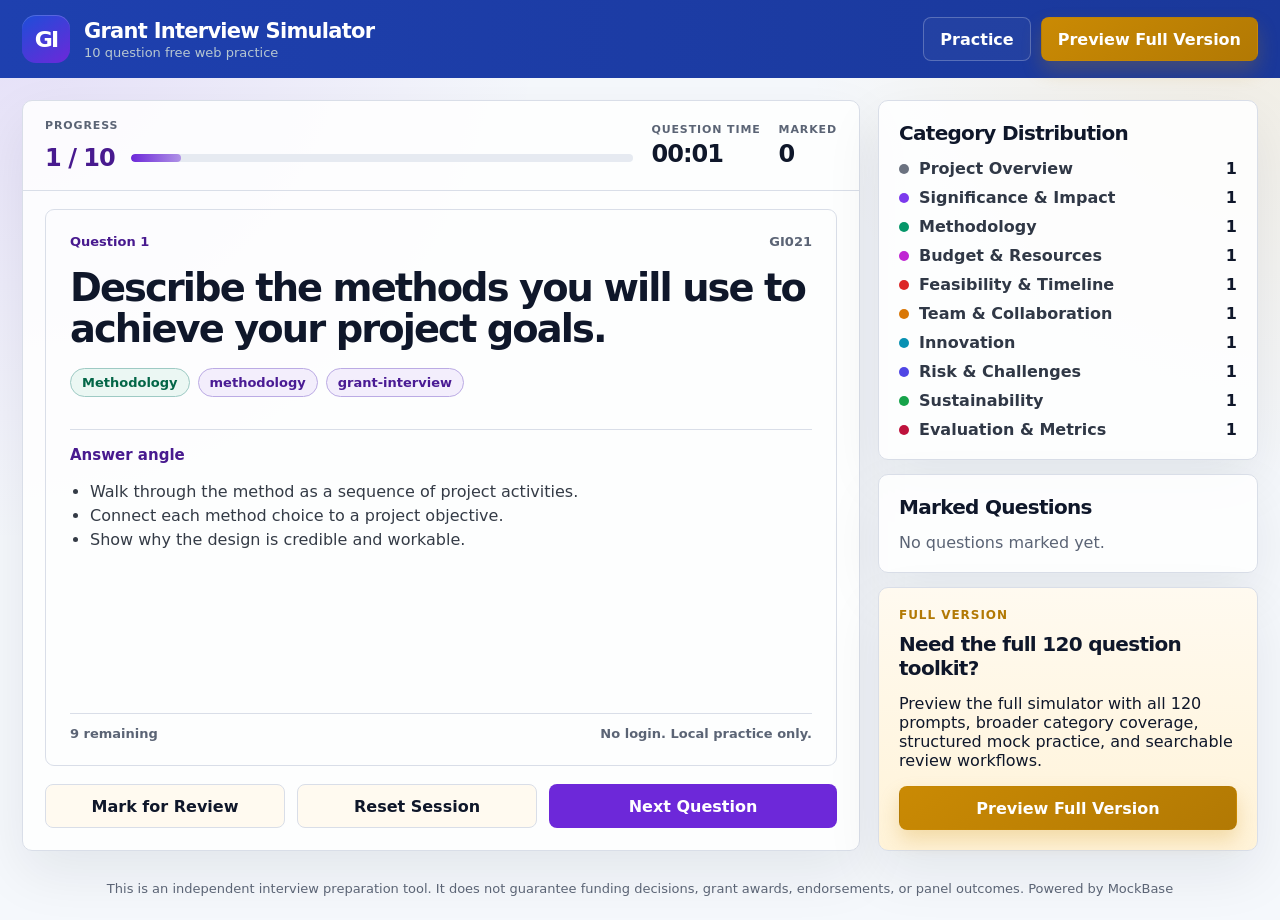
<file: index.html>
<!DOCTYPE html>
<html lang="en">
<head>
  <meta charset="UTF-8">
  <meta name="viewport" content="width=device-width, initial-scale=1.0">
  <title>Grant Interview Simulator | Funding Interview Practice Software</title>
  <meta name="description" content="Grant interview practice simulator for applicants preparing funding, proposal, and panel interviews. Practice impact, methodology, budget, and evaluation answers with structured prompts and timed review.">
  <link rel="canonical" href="https://grant.mockbase.app">

  <meta property="og:title" content="Grant Interview Simulator">
  <meta property="og:description" content="Practice grant interview questions with structured prompts, category coverage, and focused funding interview preparation.">
  <meta property="og:type" content="website">
  <meta property="og:url" content="https://grant.mockbase.app">
  <meta property="og:image" content="https://grant.mockbase.app/preview-assets/practice-session.png">

  <meta name="twitter:card" content="summary_large_image">
  <meta name="twitter:title" content="Grant Interview Simulator">
  <meta name="twitter:description" content="Grant and funding interview practice with structured prompts, category review, and repeatable mock preparation.">
  <meta name="twitter:image" content="https://grant.mockbase.app/preview-assets/practice-session.png">

  <link rel="stylesheet" href="styles.css">

  <link rel="icon" href="favicon_io/favicon.ico" sizes="any">
  <link rel="icon" type="image/png" sizes="32x32" href="favicon_io/favicon-32x32.png">
  <link rel="icon" type="image/png" sizes="16x16" href="favicon_io/favicon-16x16.png">
  <link rel="apple-touch-icon" sizes="180x180" href="favicon_io/apple-touch-icon.png">
  <link rel="manifest" href="favicon_io/site.webmanifest">
  <meta name="theme-color" content="#1e40af">

  <!-- Google tag (gtag.js) -->
<script async src="https://www.googletagmanager.com/gtag/js?id=G-E8J2DZDP91"></script>
<script>
  window.dataLayer = window.dataLayer || [];
  function gtag(){dataLayer.push(arguments);}
  gtag('js', new Date());

  gtag('config', 'G-E8J2DZDP91');
</script>

  <script type="application/ld+json">
  {
    "@context": "https://schema.org",
    "@type": "SoftwareApplication",
    "name": "Grant Interview Simulator",
    "applicationCategory": "EducationalApplication",
    "operatingSystem": "Web, macOS, Windows",
    "description": "Grant interview practice simulator for applicants preparing funding, proposal, and panel interviews. Practice impact, methodology, budget, and evaluation answers with structured prompts and timed review.",
    "url": "https://grant.mockbase.app/grant-interview-simulator/",
    "offers": {
      "@type": "Offer",
      "price": "0.00",
      "priceCurrency": "USD"
    }
  }
  </script>
</head>
<body data-page="practice">
  <header class="topbar">
    <a class="brand" href="index.html" aria-label="Grant Interview Simulator">
      <span class="brand-mark">GI</span>
      <span>
        <strong>Grant Interview Simulator</strong>
        <small>10 question free web practice</small>
      </span>
    </a>

    <nav class="top-actions" aria-label="Primary navigation">
      <a class="button button-ghost" href="#practice">Practice</a>
      <a class="button button-warm" href="preview.html">Preview Full Version</a>
    </nav>
  </header>

  <main class="page-shell">
    <section id="practice" class="practice-layout">
      <section class="practice-card" aria-label="Current practice question">
        <div class="session-bar">
          <div class="metric progress-metric">
            <span>Progress</span>
            <strong id="progressText">1 / 10</strong>
            <div class="progress-track" aria-hidden="true">
              <div id="progressFill" class="progress-fill"></div>
            </div>
          </div>

          <div class="metric">
            <span>Question Time</span>
            <strong id="timerText">00:00</strong>
          </div>

          <div class="metric">
            <span>Marked</span>
            <strong id="markedCount">0</strong>
          </div>
        </div>

        <article class="question-panel">
          <div class="question-meta">
            <span id="questionNumber">Question 1</span>
            <span id="questionId">GI001</span>
          </div>

          <h1 id="questionText">Give an overview of your proposed project and its main objectives.</h1>

          <p id="questionNote" class="question-note" hidden></p>

          <div id="tagList" class="tag-list" aria-label="Question categories"></div>

          <div class="answer-angle">
            <h2>Answer angle</h2>
            <ul id="answerAngleList"></ul>
          </div>

          <div class="question-footer">
            <span id="remainingText">9 remaining</span>
            <span>No login. Local practice only.</span>
          </div>
        </article>

        <div class="practice-controls">
          <button id="reviewButton" class="button button-outline" type="button">Mark for Review</button>
          <button id="resetButton" class="button button-secondary" type="button">Reset Session</button>
          <button id="nextButton" class="button button-primary" type="button">Next Question</button>
        </div>
      </section>

      <aside class="side-stack" aria-label="Practice details">
        <section class="side-card">
          <h2>Category Distribution</h2>
          <div id="distributionList" class="distribution-list"></div>
        </section>

        <section class="side-card">
          <h2>Marked Questions</h2>
          <div id="markedList" class="marked-list">No questions marked yet.</div>
        </section>

        <section class="side-card full-card">
          <p class="eyebrow">Full version</p>
          <h2>Need the full 120 question toolkit?</h2>
          <p>Preview the full simulator with all 120 prompts, broader category coverage, structured mock practice, and searchable review workflows.</p>
          <a class="button button-warm full-width" href="preview.html">Preview Full Version</a>
        </section>
      </aside>
    </section>
  </main>

  <footer class="footer-note">This is an independent interview preparation tool. It does not guarantee funding decisions, grant awards, endorsements, or panel outcomes. Powered by <a href="https://mockbase.app/" target="_blank">MockBase</a></footer>

  <script src="app.js"></script>
</body>
</html>
</file>
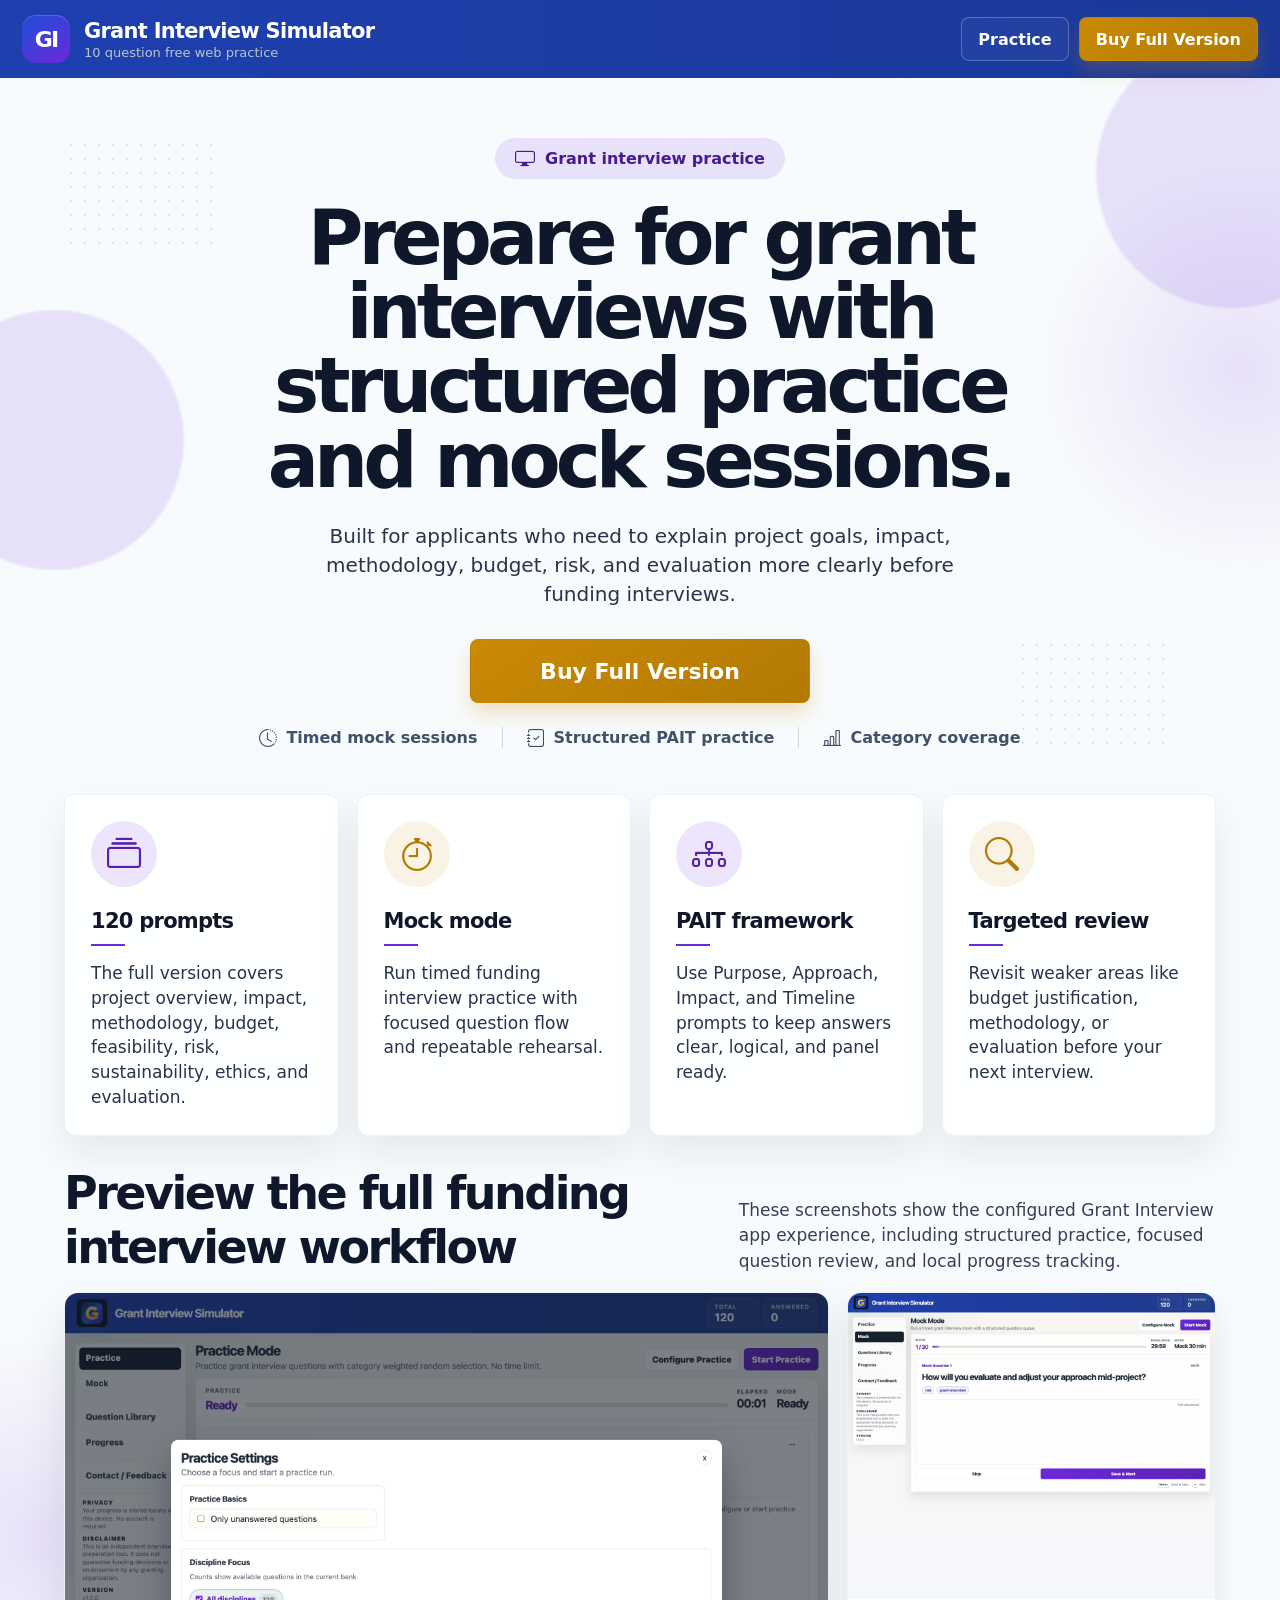
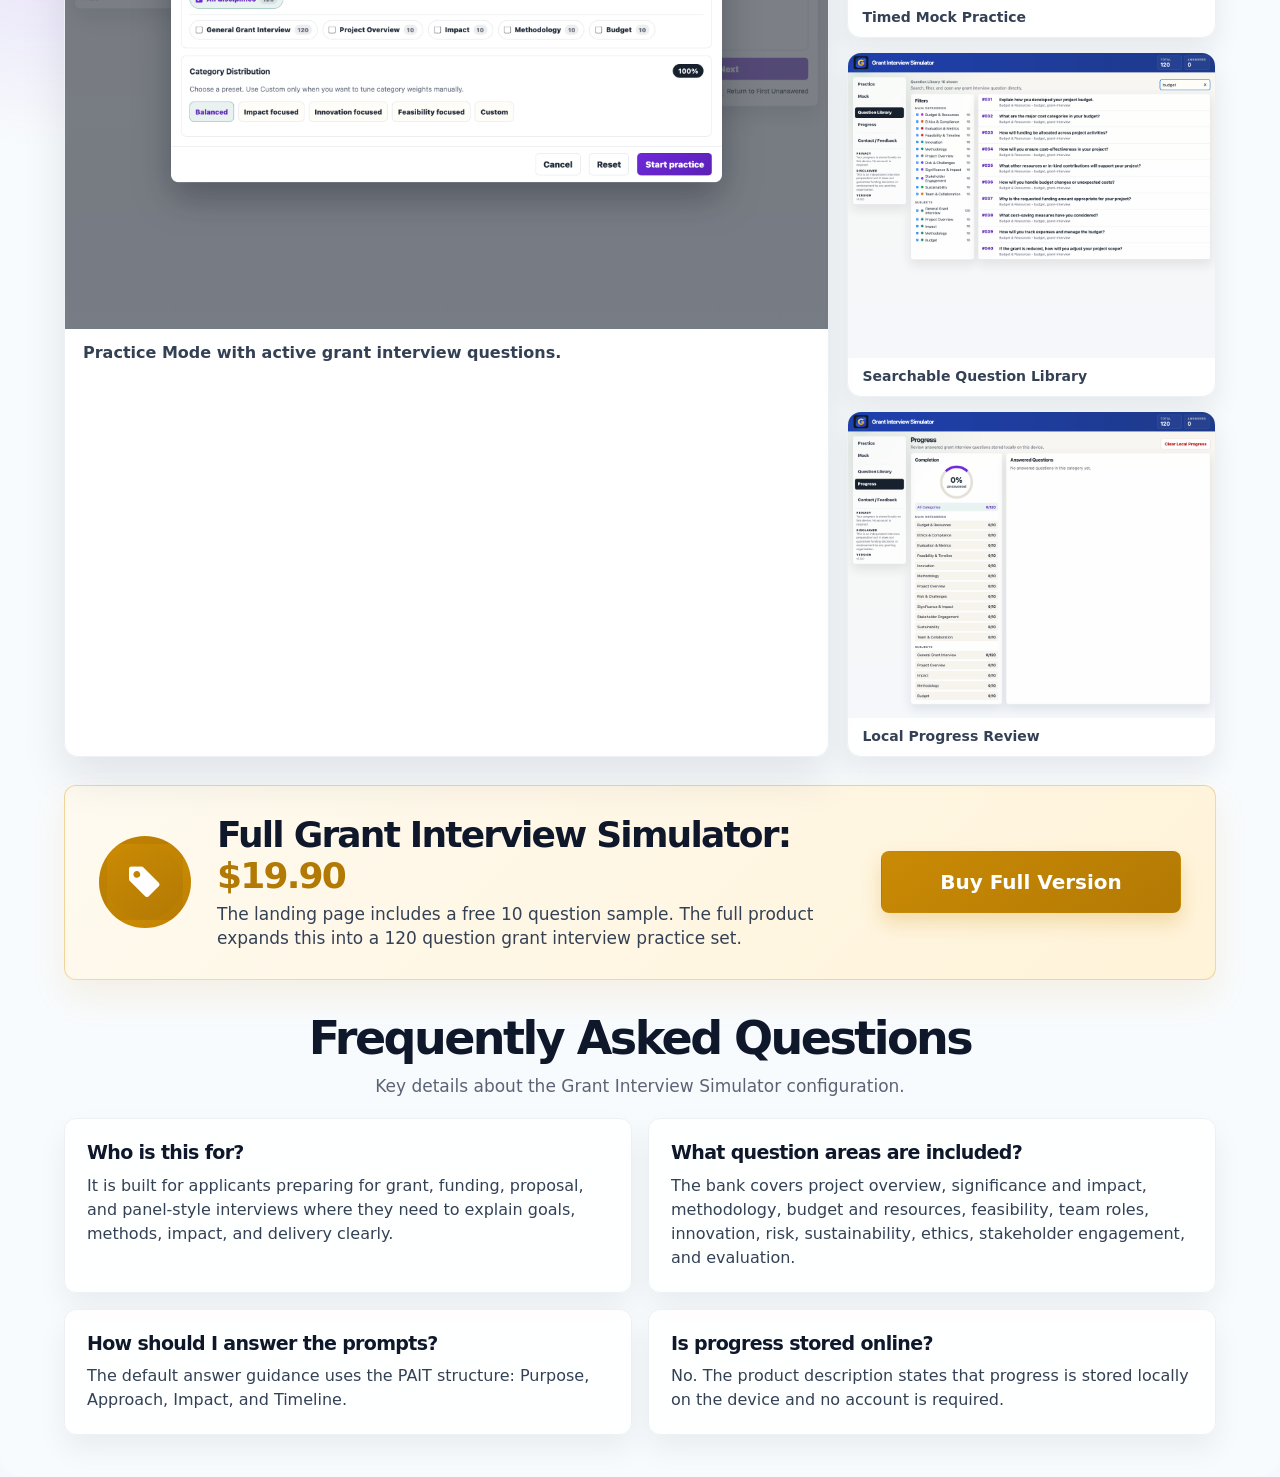
<file: preview.html>
<!DOCTYPE html>
<html lang="en">
<head>
  <meta charset="UTF-8">
  <meta name="viewport" content="width=device-width, initial-scale=1.0">
  <link rel="stylesheet" href="https://cdn.jsdelivr.net/npm/bootstrap-icons@1.13.1/font/bootstrap-icons.min.css">
  <title>Grant Interview Simulator | Full Version Preview</title>
  <meta name="description" content="Preview the full Grant Interview Simulator with structured practice, category-based review, and broader funding interview coverage.">
  <link rel="canonical" href="https://grant.mockbase.app/preview.html">

  <meta property="og:title" content="Grant Interview Simulator Full Version">
  <meta property="og:description" content="See the grant interview practice product built for funding, proposal, and panel interview preparation.">
  <meta property="og:type" content="website">
  <meta property="og:url" content="https://christangstudio.gumroad.com/l/grant-interview-simulator">
  <meta property="og:image" content="https://grant.mockbase.app/preview-assets/practice-session.png">

  <meta name="twitter:card" content="summary_large_image">
  <meta name="twitter:title" content="Grant Interview Simulator Full Version">
  <meta name="twitter:description" content="Structured grant interview preparation with category coverage, question review, and repeatable mock practice.">
  <meta name="twitter:image" content="https://christangstudio.gumroad.com/l/grant-interview-simulator/practice-session.png">

  <link rel="stylesheet" href="styles.css">

  <link rel="icon" href="favicon_io/favicon.ico" sizes="any">
  <link rel="icon" type="image/png" sizes="32x32" href="favicon_io/favicon-32x32.png">
  <link rel="icon" type="image/png" sizes="16x16" href="favicon_io/favicon-16x16.png">
  <link rel="apple-touch-icon" sizes="180x180" href="favicon_io/apple-touch-icon.png">
  <link rel="manifest" href="favicon_io/site.webmanifest">
  <meta name="theme-color" content="#1e40af">

  <script type="application/ld+json">
  {
    "@context": "https://schema.org",
    "@type": "SoftwareApplication",
    "name": "Grant Interview Simulator",
    "applicationCategory": "EducationalApplication",
    "operatingSystem": "Web, macOS, Windows",
    "description": "Preview the full Grant Interview Simulator with structured practice, category-based review, and broader funding interview coverage.",
    "url": "https://grant.mockbase.app/preview.html",
    "offers": {
      "@type": "Offer",
      "price": "0.00",
      "priceCurrency": "USD"
    }
  }
  </script>

  <!-- Google tag (gtag.js) -->
<script async src="https://www.googletagmanager.com/gtag/js?id=G-E8J2DZDP91"></script>
<script>
  window.dataLayer = window.dataLayer || [];
  function gtag(){dataLayer.push(arguments);}
  gtag('js', new Date());

  gtag('config', 'G-E8J2DZDP91');
</script>

</head>
<body data-page="preview">
  <div class="waitlist-page">
  <header class="topbar">
    <a class="brand" href="index.html" aria-label="Grant Interview Simulator">
      <span class="brand-mark">GI</span>
      <span>
        <strong>Grant Interview Simulator</strong>
        <small>10 question free web practice</small>
      </span>
    </a>

    <nav class="top-actions" aria-label="Primary navigation">
      <a class="button button-ghost" href="index.html">Practice</a>
      <a class="button button-warm" href="https://christangstudio.gumroad.com/l/grant-interview-simulator">Buy Full Version</a>
    </nav>
  </header>

    <main class="waitlist-shell">
      <section class="waitlist-landing-hero" aria-label="Full version preview">
        <div class="hero-dot-field hero-dot-left" aria-hidden="true"></div>
        <div class="hero-dot-field hero-dot-right" aria-hidden="true"></div>
        <div class="hero-glow hero-glow-left" aria-hidden="true"></div>
        <div class="hero-glow hero-glow-right" aria-hidden="true"></div>

        <span class="client-badge">
          <i class="bi bi-display" aria-hidden="true"></i>
          Grant interview practice
        </span>

        <h1>Prepare for grant interviews with structured practice and mock sessions.</h1>
        <p>Built for applicants who need to explain project goals, impact, methodology, budget, risk, and evaluation more clearly before funding interviews.</p>

        <a class="button button-warm hero-cta" href="https://christangstudio.gumroad.com/l/grant-interview-simulator">Buy Full Version</a>

        <div class="trust-row" aria-label="Product highlights">
          
          <span><i class="bi bi-clock-history" aria-hidden="true"></i> Timed mock sessions</span>
          <span><i class="bi bi-journal-check" aria-hidden="true"></i> Structured PAIT practice</span>
          <span><i class="bi bi-bar-chart-line" aria-hidden="true"></i> Category coverage</span>
        </div>
      </section>

      <section class="waitlist-feature-grid" aria-label="Full version features">
        
        <article class="waitlist-feature-card">
          <span class="feature-icon teal" aria-hidden="true">
            <i class="bi bi-collection"></i>
          </span>
          <h2>120 prompts</h2>
          <p>The full version covers project overview, impact, methodology, budget, feasibility, risk, sustainability, ethics, and evaluation.</p>
        </article>
        <article class="waitlist-feature-card">
          <span class="feature-icon gold" aria-hidden="true">
            <i class="bi bi-stopwatch"></i>
          </span>
          <h2>Mock mode</h2>
          <p>Run timed funding interview practice with focused question flow and repeatable rehearsal.</p>
        </article>
        <article class="waitlist-feature-card">
          <span class="feature-icon teal" aria-hidden="true">
            <i class="bi bi-diagram-3"></i>
          </span>
          <h2>PAIT framework</h2>
          <p>Use Purpose, Approach, Impact, and Timeline prompts to keep answers clear, logical, and panel ready.</p>
        </article>
        <article class="waitlist-feature-card">
          <span class="feature-icon gold" aria-hidden="true">
            <i class="bi bi-search"></i>
          </span>
          <h2>Targeted review</h2>
          <p>Revisit weaker areas like budget justification, methodology, or evaluation before your next interview.</p>
        </article>
      </section>

      <section class="product-preview-section" aria-label="Full version screenshots">
        <div class="preview-copy">
          <h2>Preview the full funding interview workflow</h2>
          <p>These screenshots show the configured Grant Interview app experience, including structured practice, focused question review, and local progress tracking.</p>
        </div>

        <div class="preview-showcase">
          <figure class="preview-main">
            <img src="preview-assets/practice-session.png" alt="Grant Interview Simulator practice mode showing a live funding interview question and answer guidance." loading="lazy">
            <figcaption>Practice Mode with active grant interview questions.</figcaption>
          </figure>

          <div class="preview-thumbs" aria-label="Additional full version screenshots">
            
            <figure>
              <img src="preview-assets/mock-configuration.png" alt="Grant Interview Simulator mock view showing structured timed practice." loading="lazy">
              <figcaption>Timed Mock Practice</figcaption>
            </figure>
            <figure>
              <img src="preview-assets/question-library.png" alt="Grant Interview Simulator question library filtered to budget questions." loading="lazy">
              <figcaption>Searchable Question Library</figcaption>
            </figure>
            <figure>
              <img src="preview-assets/progress-review.png" alt="Grant Interview Simulator progress page showing answered questions and category completion." loading="lazy">
              <figcaption>Local Progress Review</figcaption>
            </figure>
          </div>
        </div>
      </section>

      <section class="early-access-band" aria-label="Full version purchase">
        <div class="price-badge" aria-hidden="true">
          <i class="bi bi-tag-fill"></i>
        </div>

        <div>
          <h2>Full Grant Interview Simulator: <span>$19.90</span></h2>
          <p>The landing page includes a free 10 question sample. The full product expands this into a 120 question grant interview practice set.</p>
        </div>

        <a class="button button-warm price-cta" href="https://christangstudio.gumroad.com/l/grant-interview-simulator">Buy Full Version</a>
      </section>

      <section class="faq-section" aria-label="Frequently asked questions">
        <div class="faq-header">
          <h2>Frequently Asked Questions</h2>
          <p>Key details about the Grant Interview Simulator configuration.</p>
        </div>

        <div class="faq-grid">
          
          <article class="faq-card">
            <h3>Who is this for?</h3>
            <p>It is built for applicants preparing for grant, funding, proposal, and panel-style interviews where they need to explain goals, methods, impact, and delivery clearly.</p>
          </article>
          <article class="faq-card">
            <h3>What question areas are included?</h3>
            <p>The bank covers project overview, significance and impact, methodology, budget and resources, feasibility, team roles, innovation, risk, sustainability, ethics, stakeholder engagement, and evaluation.</p>
          </article>
          <article class="faq-card">
            <h3>How should I answer the prompts?</h3>
            <p>The default answer guidance uses the PAIT structure: Purpose, Approach, Impact, and Timeline.</p>
          </article>
          <article class="faq-card">
            <h3>Is progress stored online?</h3>
            <p>No. The product description states that progress is stored locally on the device and no account is required.</p>
          </article>
        </div>
      </section>
    </main>
  </div>
</body>
</html>
</file>
<file: styles.css>
:root {
  --bg: #f5f8fc;
  --surface: #ffffff;
  --panel: #ffffff;
  --ink: #0f172a;
  --muted: #5b6475;
  --line: #d9dee8;
  --nav: #1e40af;
  --nav-2: #1a389a;
  --accent: #6d28d9;
  --accent-strong: #481a8f;
  --accent-deep: #5720ae;
  --warm: #ca8a04;
  --warm-strong: #b27904;
  --warm-hover: #ca8a04;
  --warm-deep: #916303;
  --shadow: 0 22px 55px rgba(15, 23, 42, 0.08);
  --brand-gradient-start: #1d4ed8;
  --brand-gradient-end: #6d28d9;
  --progress-end: rgba(109, 40, 217, 0.45);
  --hero-accent-soft: rgba(109, 40, 217, 0.12);
  --hero-warm-soft: rgba(202, 138, 4, 0.1);
  --warm-shadow: rgba(202, 138, 4, 0.24);
  --warm-shadow-soft: rgba(202, 138, 4, 0.1);
  --warm-border: rgba(202, 138, 4, 0.3);
  --warm-ring: rgba(202, 138, 4, 0.18);
  --soft-warm-surface: #fffaf0;
  --soft-warm-surface-deep: #fff3d8;
  --note-surface: #fff7e6;
  --note-ink: #7b4c18;
  --preview-bg: #f8fbfd;
}

* {
  box-sizing: border-box;
}

html {
  scroll-behavior: smooth;
}

body {
  background:
    radial-gradient(circle at top left, var(--hero-accent-soft), transparent 34rem),
    radial-gradient(circle at top right, var(--hero-warm-soft), transparent 30rem),
    var(--bg);
  color: var(--ink);
  font-family: Inter, ui-sans-serif, system-ui, -apple-system, BlinkMacSystemFont, "Segoe UI", sans-serif;
  margin: 0;
}

a {
  color: inherit;
  text-decoration: none;
}

button,
input,
select {
  font: inherit;
}

h1,
h2,
h3,
p {
  margin-top: 0;
}

.topbar {
  align-items: center;
  background: linear-gradient(90deg, var(--nav), var(--nav-2));
  color: #fff;
  display: flex;
  gap: 24px;
  min-height: 78px;
  padding: 12px 22px;
  position: sticky;
  top: 0;
  z-index: 10;
}

.brand {
  align-items: center;
  display: inline-flex;
  gap: 14px;
  min-width: 0;
}

.brand-mark {
  align-items: center;
  background: linear-gradient(145deg, var(--brand-gradient-start), var(--brand-gradient-end));
  border-radius: 14px;
  box-shadow: inset 0 1px 0 rgba(255, 255, 255, 0.18);
  color: #ffffff;
  display: inline-flex;
  font-size: 22px;
  font-weight: 900;
  height: 48px;
  justify-content: center;
  letter-spacing: -0.08em;
  width: 48px;
}

.brand strong {
  display: block;
  font-size: 21px;
  letter-spacing: -0.035em;
}

.brand small {
  color: #b7c7d1;
  display: block;
  font-size: 13px;
  margin-top: 2px;
}

.top-actions {
  align-items: center;
  display: flex;
  gap: 10px;
  margin-left: auto;
}

.button {
  align-items: center;
  border: 1px solid transparent;
  border-radius: 8px;
  cursor: pointer;
  display: inline-flex;
  font-weight: 850;
  justify-content: center;
  min-height: 44px;
  padding: 10px 16px;
}

.button-primary {
  background: var(--accent);
  color: #fff;
}

.button-primary:hover {
  background: var(--accent-strong);
}

.button-warm {
  background: linear-gradient(145deg, var(--warm), var(--warm-strong));
  box-shadow: 0 10px 20px var(--warm-shadow);
  color: #fff;
}

.button-warm:hover {
  background: linear-gradient(145deg, var(--warm-hover), var(--warm-deep));
}

.button-outline,
.button-secondary {
  background: var(--soft-warm-surface);
  border-color: var(--line);
  color: var(--ink);
}

.button-ghost {
  background: rgba(255, 255, 255, 0.04);
  border-color: rgba(255, 255, 255, 0.24);
  color: #fff;
}

.button:disabled {
  cursor: default;
  opacity: 0.52;
}

.full-width {
  width: 100%;
}

.page-shell {
  margin: 0 auto;
  max-width: 1480px;
  padding: 22px;
}

.practice-card,
.side-card,
.waitlist-hero,
.feature-card {
  background: rgba(255, 255, 255, 0.86);
  border: 1px solid var(--line);
  border-radius: 10px;
  box-shadow: var(--shadow);
}

.eyebrow {
  color: var(--warm-strong);
  display: block;
  font-size: 12px;
  font-weight: 900;
  letter-spacing: 0.08em;
  margin: 0 0 10px;
  text-transform: uppercase;
}

.practice-layout {
  display: grid;
  gap: 18px;
  grid-template-columns: minmax(0, 1fr) 380px;
}

.practice-card {
  display: grid;
  grid-template-rows: auto minmax(420px, 1fr) auto;
  min-height: 610px;
  overflow: hidden;
}

.session-bar {
  align-items: center;
  border-bottom: 1px solid var(--line);
  display: grid;
  gap: 18px;
  grid-template-columns: minmax(260px, 1fr) auto auto;
  padding: 18px 22px;
}

.metric span {
  color: var(--muted);
  display: block;
  font-size: 11px;
  font-weight: 900;
  letter-spacing: 0.08em;
  margin-bottom: 4px;
  text-transform: uppercase;
}

.metric strong {
  display: block;
  font-size: 24px;
  letter-spacing: -0.04em;
}

.progress-metric {
  display: grid;
  gap: 8px 16px;
  grid-template-columns: auto minmax(120px, 1fr);
}

.progress-metric span {
  grid-column: 1 / -1;
}

.progress-metric strong {
  color: var(--accent-strong);
}

.progress-track {
  align-self: center;
  background: #e6eaf1;
  border-radius: 999px;
  height: 8px;
  overflow: hidden;
}

.progress-fill {
  background: linear-gradient(90deg, var(--accent), var(--progress-end));
  border-radius: inherit;
  height: 100%;
  width: 0;
}

.question-panel {
  border: 1px solid var(--line);
  border-radius: 9px;
  display: grid;
  grid-template-rows: auto auto auto minmax(0, 1fr) auto;
  margin: 18px 22px;
  min-height: 0;
  padding: 24px;
}

.question-meta,
.question-footer {
  align-items: center;
  color: var(--muted);
  display: flex;
  font-size: 13px;
  font-weight: 800;
  gap: 12px;
  justify-content: space-between;
}

.question-meta span:first-child {
  color: var(--accent-strong);
}

.question-panel h1 {
  font-size: clamp(28px, 3vw, 42px);
  letter-spacing: -0.05em;
  line-height: 1.08;
  margin: 18px 0;
}

.question-note {
  background: var(--note-surface);
  border-left: 4px solid var(--warm);
  border-radius: 6px;
  color: var(--note-ink);
  padding: 10px 12px;
}

.tag-list {
  display: flex;
  flex-wrap: wrap;
  gap: 8px;
  margin-bottom: 18px;
}

.tag-chip {
  --chip-color: var(--accent);
  background: color-mix(in srgb, var(--chip-color) 8%, white);
  border: 1px solid color-mix(in srgb, var(--chip-color) 28%, var(--line));
  border-radius: 999px;
  color: color-mix(in srgb, var(--chip-color) 68%, black);
  font-size: 13px;
  font-weight: 800;
  padding: 6px 11px;
}

.answer-angle {
  border-top: 1px solid var(--line);
  margin-top: 14px;
  padding-top: 16px;
}

.answer-angle h2 {
  color: var(--accent-strong);
  font-size: 15px;
  margin-bottom: 8px;
}

.answer-angle ul {
  color: #343b46;
  line-height: 1.5;
  margin-bottom: 0;
  padding-left: 20px;
}

.question-footer {
  border-top: 1px solid var(--line);
  padding-top: 12px;
}

.practice-controls {
  display: grid;
  gap: 12px;
  grid-template-columns: 1fr 1fr 1.2fr;
  padding: 0 22px 22px;
}

.side-stack {
  display: grid;
  gap: 14px;
}

.side-card {
  padding: 20px;
}

.side-card h2,
.feature-card h2 {
  font-size: 20px;
  letter-spacing: -0.035em;
  margin-bottom: 14px;
}

.distribution-list {
  display: grid;
  gap: 10px;
}

.distribution-row {
  align-items: center;
  display: grid;
  gap: 10px;
  grid-template-columns: 10px minmax(0, 1fr) auto;
}

.category-dot {
  background: var(--category-color);
  border-radius: 999px;
  height: 10px;
  width: 10px;
}

.distribution-row span:nth-child(2) {
  color: #303846;
  font-weight: 750;
}

.marked-list {
  color: var(--muted);
  display: grid;
  gap: 8px;
}

.marked-item {
  background: #fff;
  border: 1px solid var(--line);
  border-radius: 8px;
  padding: 10px;
}

.marked-item strong {
  color: var(--accent-strong);
  display: block;
  margin-bottom: 4px;
}

.full-card {
  background: linear-gradient(180deg, var(--soft-warm-surface), var(--soft-warm-surface-deep));
}

.footer-note {
  color: var(--muted);
  font-size: 13px;
  padding: 8px 22px 24px;
  text-align: center;
}

.waitlist-page {
  background:
    radial-gradient(circle at 3% 50%, var(--hero-accent-soft), transparent 13rem),
    radial-gradient(circle at 97% 12%, var(--hero-accent-soft), transparent 13rem),
    var(--preview-bg);
  border-radius: 0 0 22px 22px;
  min-height: 100vh;
  overflow: hidden;
}

.waitlist-shell {
  margin: 0 auto;
  max-width: 1320px;
  padding: 52px clamp(22px, 5vw, 66px) 42px;
  position: relative;
}

.waitlist-landing-hero {
  display: grid;
  justify-items: center;
  padding: 8px 0 38px;
  position: relative;
  text-align: center;
}

.hero-dot-field {
  background-image: radial-gradient(rgba(71, 85, 105, 0.22) 1px, transparent 1px);
  background-size: 14px 14px;
  height: 112px;
  opacity: 0.65;
  pointer-events: none;
  position: absolute;
  width: 150px;
}

.hero-dot-left {
  left: 0;
  top: 8px;
}

.hero-dot-right {
  bottom: 36px;
  right: 50px;
}

.hero-glow {
  background: var(--hero-accent-soft);
  border-radius: 999px;
  filter: blur(1px);
  pointer-events: none;
  position: absolute;
}

.hero-glow-left {
  height: 260px;
  left: -140px;
  top: 180px;
  width: 260px;
}

.hero-glow-right {
  height: 270px;
  right: -150px;
  top: -92px;
  width: 270px;
}

.client-badge {
  align-items: center;
  background: var(--hero-accent-soft);
  border-radius: 999px;
  color: var(--accent-strong);
  display: inline-flex;
  font-weight: 900;
  gap: 10px;
  margin-bottom: 22px;
  padding: 10px 20px;
}

.client-badge .bi {
  font-size: 20px;
  line-height: 1;
}

.waitlist-landing-hero h1 {
  font-size: clamp(42px, 6vw, 76px);
  letter-spacing: -0.065em;
  line-height: 0.98;
  margin: 0 auto 24px;
  max-width: 780px;
}

.waitlist-landing-hero p {
  color: #283449;
  font-size: 20px;
  line-height: 1.45;
  margin: 0 auto 30px;
  max-width: 650px;
}

.hero-cta {
  font-size: 22px;
  min-height: 64px;
  min-width: 340px;
}

.trust-row {
  align-items: center;
  color: #435069;
  display: flex;
  flex-wrap: wrap;
  font-weight: 750;
  gap: 0;
  justify-content: center;
  margin-top: 24px;
}

.trust-row span {
  align-items: center;
  display: inline-flex;
  gap: 9px;
  padding: 0 24px;
}

.trust-row .bi {
  font-size: 18px;
}

.trust-row span + span {
  border-left: 1px solid #cfd6e3;
}

.waitlist-feature-grid {
  display: grid;
  gap: 18px;
  grid-template-columns: repeat(4, minmax(0, 1fr));
  margin-top: 8px;
}

.waitlist-feature-card {
  background: rgba(255, 255, 255, 0.92);
  border: 1px solid #edf1f5;
  border-radius: 12px;
  box-shadow: 0 18px 38px rgba(15, 23, 42, 0.08);
  min-height: 230px;
  padding: 26px;
}

.feature-icon {
  align-items: center;
  border-radius: 999px;
  display: inline-flex;
  font-size: 34px;
  font-weight: 900;
  height: 66px;
  justify-content: center;
  margin-bottom: 22px;
  width: 66px;
}

.feature-icon .bi,
.price-badge .bi {
  line-height: 1;
}

.feature-icon.teal {
  background: var(--hero-accent-soft);
  color: var(--accent-deep);
}

.feature-icon.gold {
  background: var(--hero-warm-soft);
  color: var(--warm-strong);
}

.waitlist-feature-card h2 {
  font-size: 21px;
  letter-spacing: -0.035em;
  margin-bottom: 28px;
  position: relative;
}

.waitlist-feature-card h2::after {
  background: var(--accent);
  bottom: -13px;
  content: "";
  height: 2px;
  left: 0;
  position: absolute;
  width: 34px;
}

.waitlist-feature-card p {
  color: #283449;
  font-size: 17px;
  line-height: 1.45;
  margin: 0;
}

.product-preview-section {
  margin-top: 30px;
}

.preview-copy {
  align-items: end;
  display: grid;
  gap: 24px;
  grid-template-columns: minmax(0, 0.75fr) minmax(280px, 0.55fr);
  margin-bottom: 18px;
}

.preview-copy h2 {
  font-size: clamp(30px, 4vw, 46px);
  letter-spacing: -0.055em;
  margin: 0;
}

.preview-copy p {
  color: #344155;
  font-size: 17px;
  line-height: 1.5;
  margin: 0;
}

.preview-showcase {
  display: grid;
  gap: 18px;
  grid-template-columns: minmax(0, 1.35fr) minmax(300px, 0.65fr);
}

.preview-showcase.single-column {
  grid-template-columns: 1fr;
}

.preview-showcase figure {
  margin: 0;
}

.preview-main,
.preview-thumbs figure {
  background: rgba(255, 255, 255, 0.94);
  border: 1px solid #edf1f5;
  border-radius: 14px;
  box-shadow: 0 20px 45px rgba(15, 23, 42, 0.10);
  overflow: hidden;
}

.preview-main img,
.preview-thumbs img {
  display: block;
  height: auto;
  width: 100%;
}

.preview-main figcaption,
.preview-thumbs figcaption {
  color: #344155;
  font-weight: 850;
  padding: 14px 18px 16px;
}

.preview-placeholder {
  align-items: center;
  color: var(--muted);
  display: grid;
  font-size: 18px;
  min-height: 280px;
  padding: 32px;
  place-items: center;
  text-align: center;
}

.preview-thumbs {
  display: grid;
  gap: 14px;
}

.preview-thumbs figure {
  box-shadow: 0 14px 28px rgba(15, 23, 42, 0.08);
}

.preview-thumbs figcaption {
  font-size: 14px;
  padding: 10px 14px 12px;
}

.early-access-band {
  align-items: center;
  background: linear-gradient(135deg, var(--soft-warm-surface), var(--soft-warm-surface-deep));
  border: 1px solid var(--warm-border);
  border-radius: 12px;
  box-shadow: 0 16px 35px var(--warm-shadow-soft);
  display: grid;
  gap: 26px;
  grid-template-columns: auto minmax(0, 1fr) minmax(220px, 300px);
  margin-top: 28px;
  padding: 28px 34px;
}

.price-badge {
  align-items: center;
  background: linear-gradient(145deg, var(--warm), var(--warm-strong));
  border: 8px solid var(--warm-ring);
  border-radius: 999px;
  color: #fff;
  display: inline-flex;
  font-size: 36px;
  font-weight: 900;
  height: 92px;
  justify-content: center;
  width: 92px;
}

.early-access-band h2 {
  font-size: clamp(28px, 3vw, 36px);
  letter-spacing: -0.05em;
  margin-bottom: 6px;
}

.early-access-band h2 span {
  color: var(--warm-strong);
}

.early-access-band p {
  color: #344155;
  font-size: 17px;
  line-height: 1.45;
  margin: 0;
}

.price-cta {
  font-size: 20px;
  min-height: 62px;
}

.faq-section {
  margin-top: 34px;
}

.faq-header {
  margin: 0 auto 18px;
  max-width: 760px;
  text-align: center;
}

.faq-header h2 {
  font-size: clamp(30px, 4vw, 46px);
  letter-spacing: -0.055em;
  line-height: 1.05;
  margin-bottom: 12px;
}

.faq-header p {
  color: var(--muted);
  font-size: 17px;
  line-height: 1.5;
  margin: 0 auto;
}

.faq-grid {
  display: grid;
  gap: 16px;
  grid-template-columns: repeat(2, minmax(0, 1fr));
}

.faq-card {
  background: rgba(255, 255, 255, 0.92);
  border: 1px solid #edf1f5;
  border-radius: 12px;
  box-shadow: 0 14px 30px rgba(15, 23, 42, 0.06);
  padding: 22px;
}

.faq-card h3 {
  font-size: 19px;
  letter-spacing: -0.035em;
  line-height: 1.2;
  margin-bottom: 10px;
}

.faq-card p {
  color: #344155;
  font-size: 16px;
  line-height: 1.5;
  margin: 0;
}

@media (max-width: 980px) {
  .practice-layout,
  .waitlist-hero {
    grid-template-columns: 1fr;
  }

  .waitlist-feature-grid,
  .preview-copy,
  .preview-showcase,
  .early-access-band,
  .faq-grid {
    grid-template-columns: 1fr;
  }

  .price-cta,
  .hero-cta {
    width: 100%;
  }
}

@media (max-width: 720px) {
  .topbar,
  .top-actions {
    align-items: stretch;
    flex-direction: column;
  }

  .top-actions {
    margin-left: 0;
    width: 100%;
  }

  .page-shell {
    padding: 14px;
  }

  .session-bar,
  .practice-controls {
    grid-template-columns: 1fr;
  }

  .practice-card {
    display: block;
    min-height: 0;
  }

  .question-panel {
    display: block;
    min-height: 330px;
  }

  .question-panel h1 {
    font-size: 28px;
  }

  .waitlist-shell {
    padding: 34px 16px 28px;
  }

  .waitlist-landing-hero h1 {
    font-size: 42px;
  }

  .waitlist-landing-hero p {
    font-size: 18px;
  }

  .trust-row {
    align-items: stretch;
    flex-direction: column;
    gap: 10px;
  }

  .trust-row span {
    padding: 0;
  }

  .trust-row span + span {
    border-left: 0;
  }

  .early-access-band {
    padding: 22px;
  }

  .hero-cta {
    min-width: 0;
  }
}
</file>
